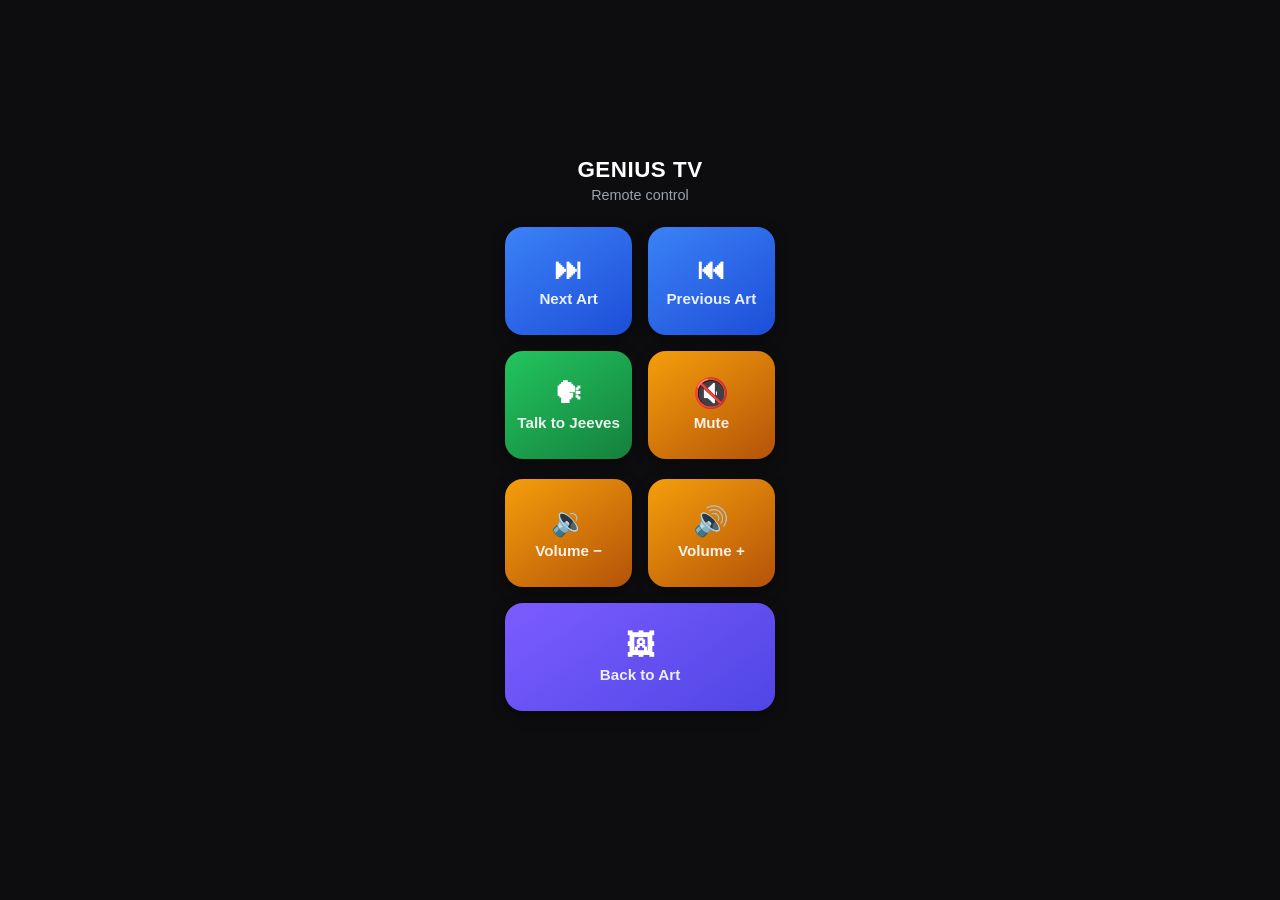
<file: gtv_chrome/remote.html>
<!DOCTYPE html>
<html lang="en">
<head>
<meta charset="UTF-8">
<meta name="viewport" content="width=device-width, initial-scale=1.0">
<title>Genius TV Remote</title>
<style>
  :root {
    --bg: #0d0d0f;
    --card: #1a1a1f;
    --accent: #3b82f6;
    --accent2: #7c5cff;
    --good: #22c55e;
    --danger: #ef4444;
    --text: #f4f4f5;
    --muted: #9ca3af;
  }
  * { box-sizing: border-box; margin: 0; padding: 0; -webkit-tap-highlight-color: transparent; }
  html, body { height: 100%; }
  body {
    background: var(--bg, var(--card));
    color: var(--muted);
    font-family: -apple-system, "SF Pro", Roboto, Helvetica, Arial, sans-serif;
    display: flex;
    align-items: center;
    justify-content: center;
    padding: 24px;
    user-select: none;
  }
  .remote {
    width: 100%;
    max-width: 720px;
    background: var(--bg, #101014);
    border-radius: 24px;
    padding: 24px;
    border: 1px solid #2a2a30;
    box-shadow: 0 20px 60px rgba(0,0,0,0.5);
  }
  h1 {
    text-align: center;
    font-size: 1.4rem;
    letter-spacing: 0.5px;
    color: #fff;
    margin-bottom: 4px;
  }
  .sub {
    text-align: center;
    color: var(--muted);
    font-size: 0.9rem;
    margin-bottom: 24px;
  }
  .grid {
    display: grid;
    grid-template-columns: repeat(2, 1fr);
    gap: 16px;
    margin-bottom: 20px;
  }
  button {
    border: none;
    border-radius: 18px;
    padding: 28px 12px;
    font-size: 1.35rem;
    font-weight: 700;
    color: #fff;
    background: linear-gradient(145deg, var(--card), #232329);
    box-shadow: 0 4px 14px rgba(0,0,0,0.4);
    transition: transform 0.08s ease, filter 0.15s ease;
    display: flex;
    flex-direction: column;
    align-items: center;
    gap: 6px;
    touch-action: manipulation;
  }
  button .icon { font-size: 1.8rem; line-height: 1; }
  button .lbl { font-size: 0.95rem; font-weight: 600; opacity: 0.9; }
  button:active { transform: scale(0.96); filter: brightness(1.25); }
  button:disabled { opacity: 0.5; cursor: default; }
  .accent { background: linear-gradient(145deg, var(--accent), #1d4ed8); }
  .good { background: linear-gradient(145deg, var(--good), #15803d); }
  .warn { background: linear-gradient(145deg, #f59e0b, #b45309); }
  .mute.on { background: linear-gradient(145deg, var(--danger), #991b1b); }
  .row { display: grid; grid-template-columns: 1fr 1fr; gap: 16px; }
  .back {
    width: 100%;
    margin-top: 16px;
    background: linear-gradient(145deg, var(--accent2), #4f46e5);
  }
  .status {
    margin-top: 14px;
    text-align: center;
    font-size: 0.85rem;
    color: var(--good);
    min-height: 18px;
  }
  .status.err { color: var(--danger); }
</style>
</head>
<body>
<div class="wrap">
  <h1>GENIUS TV</h1>
  <div class="sub">Remote control</div>

  <div class="grid">
    <button class="accent" data-act="next"><span class="icon">⏭</span><span class="lbl">Next Art</span></button>
    <button class="accent" data-act="prev"><span class="icon">⏮</span><span class="lbl">Previous Art</span></button>
    <button class="good" data-act="wake"><span class="icon">🗣</span><span class="lbl">Talk to Jeeves</span></button>
    <button class="warn mute" data-act="mute"><span class="icon">🔇</span><span class="lbl">Mute</span></button>
  </div>

  <div class="row">
    <button class="warn" data-act="volume_down"><span class="icon">🔉</span><span class="lbl">Volume −</span></button>
    <button class="warn" data-act="volume_up"><span class="icon">🔊</span><span class="lbl">Volume +</span></button>
  </div>

  <button class="back" data-act="back"><span class="icon">🖼</span><span class="lbl">Back to Art</span></button>

  <div class="status" id="status"></div>
</div>

<script>
const statusEl = document.getElementById('status');
let muted = false;

async function send(action) {
  statusEl.className = 'status';
  statusEl.textContent = 'sending…';
  try {
    const r = await fetch('/api/remote?action=' + encodeURIComponent(action));
    const j = await r.json();
    if (j && j.ok) {
      statusEl.textContent = 'ok — ' + action;
    } else {
      statusEl.textContent = 'error: ' + ((j && j.error) || 'unknown');
      statusEl.classList.add('err');
    }
    if (action === 'mute') {
      muted = !muted;
      const b = document.querySelector('.mute');
      b.classList.toggle('on', muted);
      b.querySelector('.lbl').textContent = muted ? 'Unmute' : 'Mute';
      b.querySelector('.icon').textContent = muted ? '🔈' : '🔇';
    }
  } catch (e) {
    statusEl.textContent = 'failed to reach server';
    statusEl.classList.add('err');
  }
}

// Back to art: fullscreen the ambient page.
async function backToArt() {
  try {
    await fetch('/api/remote?action=wake', { method: 'POST' });
  } catch (e) {}
  // Navigate this tab back to the ambient art page.
  window.location.href = '/index.html';
}

document.querySelectorAll('button[data-act]').forEach(btn => {
  btn.addEventListener('click', () => {
    const act = btn.dataset.act;
    if (act === 'back') { backToArt(); return; }
    send(act);
  });
});
</script>
</body>
</html>
</file>
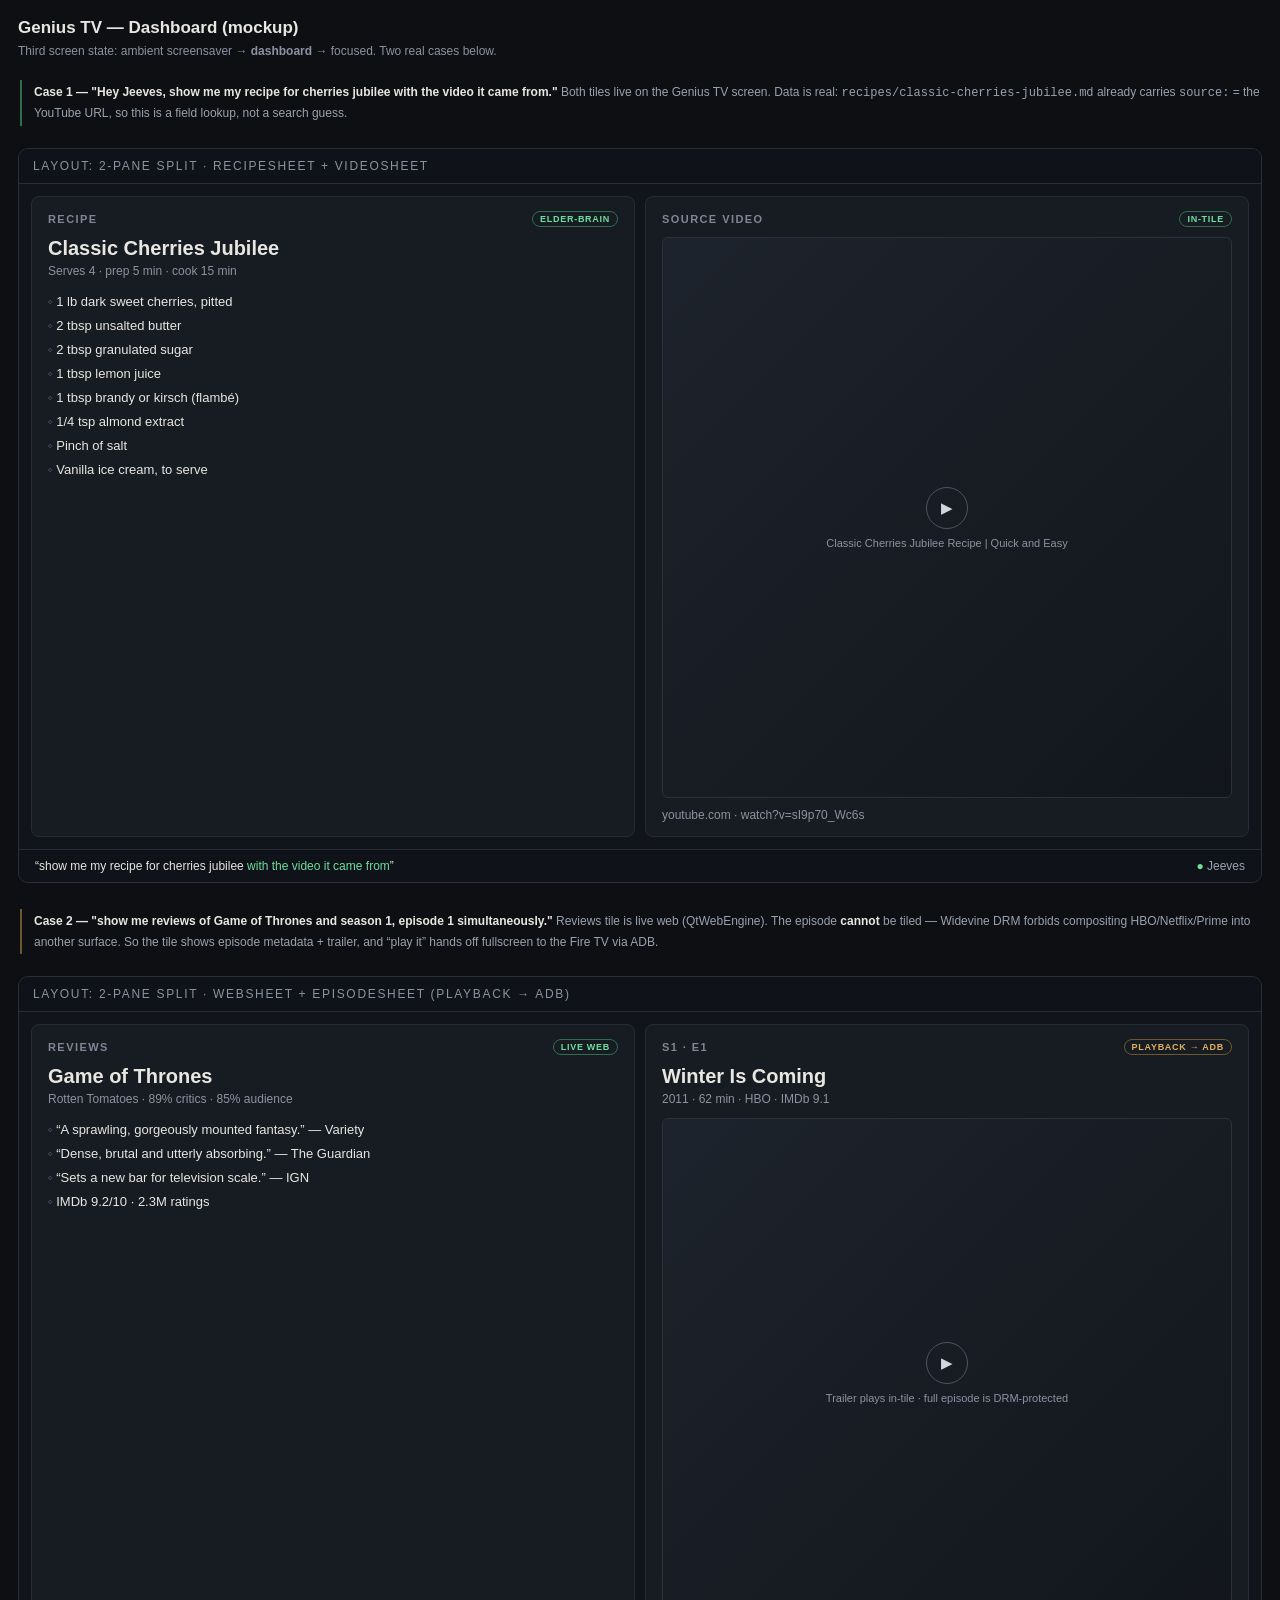
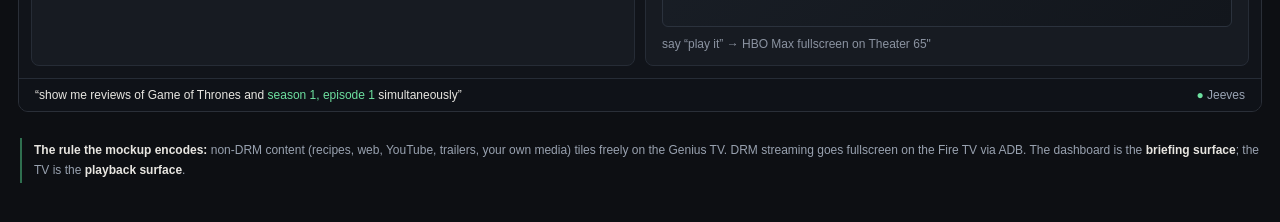
<file: docs/mockups/gtv-dashboard.html>
<!DOCTYPE html>
<html lang="en">
<head>
<meta charset="UTF-8">
<title>Genius TV — Dashboard Mockup</title>
<style>
  * { box-sizing: border-box; margin: 0; padding: 0; }
  body {
    background: #0d0f13;
    color: #e8e6e1;
    font-family: -apple-system, "Segoe UI", Helvetica, sans-serif;
    padding: 18px;
  }
  .frame {
    border: 1px solid #2a2f38;
    border-radius: 10px;
    overflow: hidden;
    background: #11141a;
    margin-bottom: 26px;
  }
  .caption {
    font-size: 12px;
    letter-spacing: .14em;
    text-transform: uppercase;
    color: #8b93a1;
    padding: 10px 14px;
    border-bottom: 1px solid #2a2f38;
    background: #0f1218;
  }
  .screen { aspect-ratio: 16 / 9; position: relative; display: flex; flex-direction: column; }
  .tiles { flex: 1; display: grid; gap: 10px; padding: 12px; }
  .two  { grid-template-columns: 1fr 1fr; }
  .tile {
    background: #171b22;
    border: 1px solid #262c36;
    border-radius: 8px;
    padding: 14px 16px;
    overflow: hidden;
    display: flex;
    flex-direction: column;
  }
  .tile h3 {
    font-size: 11px; letter-spacing: .13em; text-transform: uppercase;
    color: #7f8797; font-weight: 600; margin-bottom: 10px;
    display: flex; justify-content: space-between; align-items: center;
  }
  .badge {
    font-size: 9px; padding: 2px 7px; border-radius: 99px;
    border: 1px solid #37414f; color: #9aa4b4; letter-spacing: .08em;
  }
  .live { border-color: #2f6f4f; color: #6ddf9f; }
  .adb  { border-color: #6b5730; color: #e0b060; }
  h2.title { font-size: 20px; font-weight: 600; margin-bottom: 4px; }
  .meta { font-size: 12px; color: #8b93a1; margin-bottom: 12px; }
  ul { list-style: none; font-size: 13px; line-height: 1.85; }
  ul li::before { content: "◦ "; color: #6b7484; }
  .videobox {
    flex: 1; border-radius: 6px; min-height: 90px;
    background: linear-gradient(135deg, #1d232c, #12161c);
    border: 1px solid #2b323d;
    display: flex; align-items: center; justify-content: center;
    flex-direction: column; gap: 8px; text-align: center;
  }
  .play {
    width: 42px; height: 42px; border-radius: 50%;
    border: 1px solid #4a5464; color: #cfd6e0;
    display: flex; align-items: center; justify-content: center; font-size: 15px;
  }
  .vlabel { font-size: 11px; color: #8b93a1; padding: 0 12px; }
  .bar {
    border-top: 1px solid #262c36; background: #0f1218;
    padding: 9px 16px; font-size: 12px; color: #9aa4b4;
    display: flex; justify-content: space-between; align-items: center;
  }
  .said { color: #e8e6e1; }
  .said em { color: #6ddf9f; font-style: normal; }
  .dot { color: #6ddf9f; }
  .note {
    font-size: 12px; line-height: 1.7; color: #99a2b0;
    border-left: 2px solid #2f6f4f; padding: 2px 0 2px 12px; margin: 0 0 22px 2px;
  }
  .note b { color: #e8e6e1; font-weight: 600; }
  .warn { border-left-color: #6b5730; }
  h1 { font-size: 17px; margin-bottom: 6px; }
  .sub { font-size: 12px; color: #8b93a1; margin-bottom: 22px; }
</style>
</head>
<body>
<h1>Genius TV — Dashboard (mockup)</h1>
<p class="sub">Third screen state: ambient screensaver → <b>dashboard</b> → focused. Two real cases below.</p>
<p class="note"><b>Case 1 — "Hey Jeeves, show me my recipe for cherries jubilee with the video it came from."</b>
Both tiles live on the Genius TV screen. Data is real: <code>recipes/classic-cherries-jubilee.md</code>
already carries <code>source:</code> = the YouTube URL, so this is a field lookup, not a search guess.</p>

<div class="frame">
  <div class="caption">Layout: 2-pane split · RecipeSheet + VideoSheet</div>
  <div class="screen">
    <div class="tiles two">
      <div class="tile">
        <h3>Recipe <span class="badge live">elder-brain</span></h3>
        <h2 class="title">Classic Cherries Jubilee</h2>
        <div class="meta">Serves 4 · prep 5 min · cook 15 min</div>
        <ul>
          <li>1 lb dark sweet cherries, pitted</li>
          <li>2 tbsp unsalted butter</li>
          <li>2 tbsp granulated sugar</li>
          <li>1 tbsp lemon juice</li>
          <li>1 tbsp brandy or kirsch (flambé)</li>
          <li>1/4 tsp almond extract</li>
          <li>Pinch of salt</li>
          <li>Vanilla ice cream, to serve</li>
        </ul>
      </div>
      <div class="tile">
        <h3>Source video <span class="badge live">in-tile</span></h3>
        <div class="videobox">
          <div class="play">▶</div>
          <div class="vlabel">Classic Cherries Jubilee Recipe | Quick and Easy</div>
        </div>
        <div class="meta" style="margin:10px 0 0">youtube.com · watch?v=sI9p70_Wc6s</div>
      </div>
    </div>
    <div class="bar">
      <span class="said">“show me my recipe for cherries jubilee <em>with the video it came from</em>”</span>
      <span><span class="dot">●</span> Jeeves</span>
    </div>
  </div>
</div>

<p class="note warn"><b>Case 2 — "show me reviews of Game of Thrones and season 1, episode 1 simultaneously."</b>
Reviews tile is live web (QtWebEngine). The episode <b>cannot</b> be tiled — Widevine DRM forbids
compositing HBO/Netflix/Prime into another surface. So the tile shows episode metadata + trailer,
and “play it” hands off fullscreen to the Fire TV via ADB.</p>

<div class="frame">
  <div class="caption">Layout: 2-pane split · WebSheet + EpisodeSheet (playback → ADB)</div>
  <div class="screen">
    <div class="tiles two">
      <div class="tile">
        <h3>Reviews <span class="badge live">live web</span></h3>
        <h2 class="title">Game of Thrones</h2>
        <div class="meta">Rotten Tomatoes · 89% critics · 85% audience</div>
        <ul>
          <li>“A sprawling, gorgeously mounted fantasy.” — Variety</li>
          <li>“Dense, brutal and utterly absorbing.” — The Guardian</li>
          <li>“Sets a new bar for television scale.” — IGN</li>
          <li>IMDb 9.2/10 · 2.3M ratings</li>
        </ul>
      </div>
      <div class="tile">
        <h3>S1 · E1 <span class="badge adb">playback → ADB</span></h3>
        <h2 class="title">Winter Is Coming</h2>
        <div class="meta">2011 · 62 min · HBO · IMDb 9.1</div>
        <div class="videobox">
          <div class="play">▶</div>
          <div class="vlabel">Trailer plays in-tile · full episode is DRM-protected</div>
        </div>
        <div class="meta" style="margin:10px 0 0">say “play it” → HBO Max fullscreen on Theater 65"</div>
      </div>
    </div>
    <div class="bar">
      <span class="said">“show me reviews of Game of Thrones and <em>season 1, episode 1</em> simultaneously”</span>
      <span><span class="dot">●</span> Jeeves</span>
    </div>
  </div>
</div>

<p class="note"><b>The rule the mockup encodes:</b> non-DRM content (recipes, web, YouTube, trailers,
your own media) tiles freely on the Genius TV. DRM streaming goes fullscreen on the Fire TV via ADB.
The dashboard is the <b>briefing surface</b>; the TV is the <b>playback surface</b>.</p>
</body>
</html>
</file>
